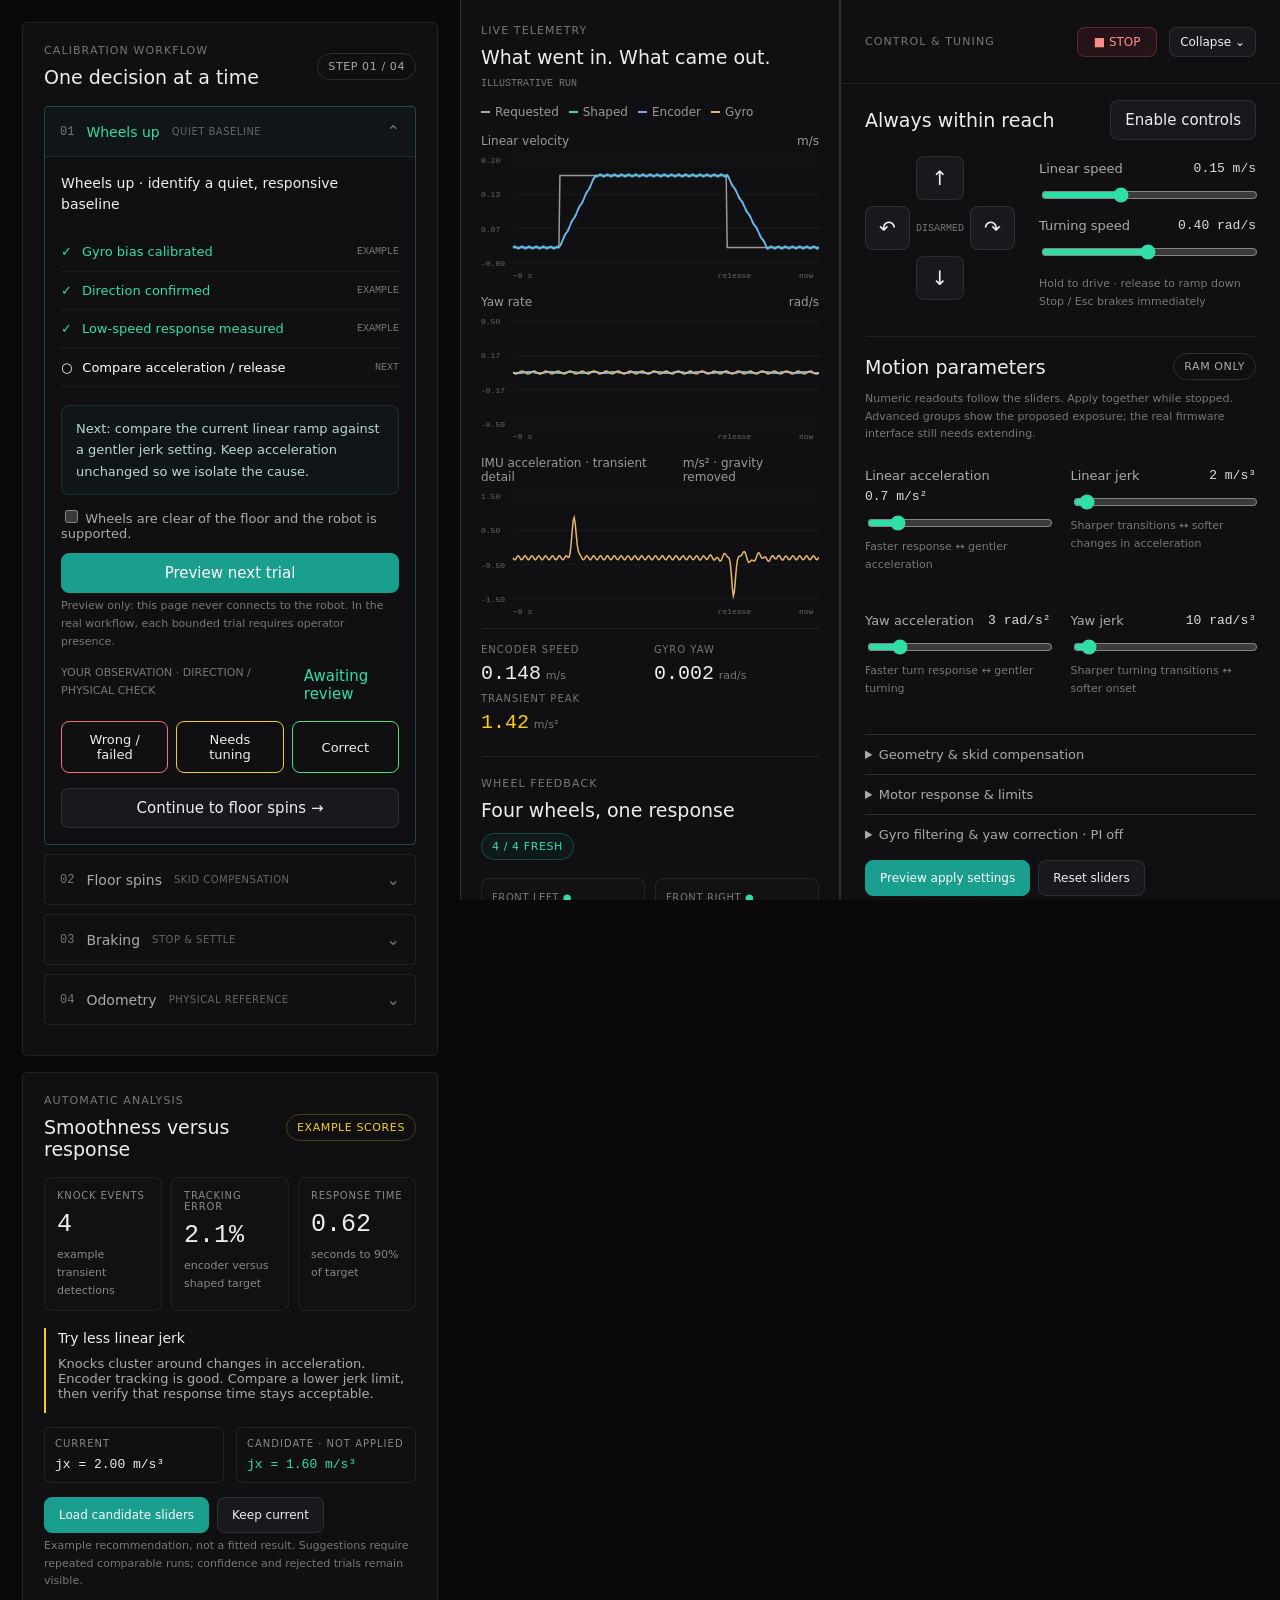
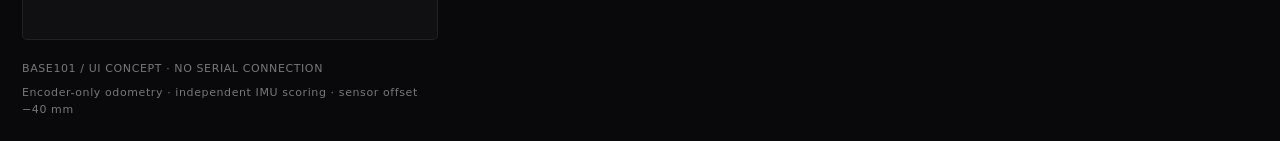
<file: tools/calibration/concept.html>
<!doctype html>
<html lang="en"><head><meta charset="utf-8"><meta name="viewport" content="width=device-width,initial-scale=1"><title>Base101 · Calibration concept</title><link rel="stylesheet" href="theme.css">
<style>
*{box-sizing:border-box}body{margin:0;background:#09090b;color:#eee;font:14px system-ui,sans-serif}button{cursor:pointer;font:inherit;color:inherit;background:#19191d;border:1px solid #ffffff18;border-radius:8px;padding:10px 14px}button:hover{border-color:#ffffff55}button:focus-visible,input:focus-visible,summary:focus-visible{outline:2px solid #30dea7;outline-offset:3px}.app{max-width:1480px;margin:auto;padding:0 30px 30px}header{height:84px;display:flex;align-items:center;justify-content:space-between;border-bottom:1px solid #ffffff13}.brand{display:flex;align-items:center;gap:12px;letter-spacing:2px;font-size:13px;font-weight:700}.logo{display:grid;place-items:center;width:36px;height:36px;border-radius:10px;background:#1a9e8e;font-size:22px;letter-spacing:-3px}.sub{font-size:9px;letter-spacing:1.5px;color:#777;margin-top:5px}.row{display:flex;align-items:center;justify-content:space-between;gap:12px}.badge{font-size:10px;border:1px solid #ffffff20;border-radius:40px;padding:6px 10px;color:#aaa;letter-spacing:1px;white-space:nowrap}.teal{color:#30dea7;border-color:#1a9e8e55;background:#1a9e8e10}.stop{color:#ff8b8b;border-color:#ef444455;background:#ef444418;font-weight:700;min-width:130px}.intro{margin:25px 0 22px}.eyebrow{font-size:9px;letter-spacing:1.7px;color:#777;margin:0 0 9px}h1{font-size:28px;letter-spacing:-.9px;font-weight:500;margin:0 0 9px}h2{font-size:17px;font-weight:500;margin:0}h3{font-size:12px;font-weight:500;margin:0}.muted{color:#949498;font-size:12px;line-height:1.6}p{margin:10px 0}.layout{display:grid;grid-template-columns:minmax(0,1.1fr) minmax(0,1fr);gap:20px}.column{display:grid;gap:16px;align-content:start}.panel{padding:21px;background:#101013;border:1px solid #ffffff13;border-radius:12px}.primary{background:#1a9e8e;border-color:#1a9e8e;color:white}.control-body{display:grid;grid-template-columns:180px 1fr;gap:26px;margin-top:20px}.dpad{display:grid;grid-template-columns:repeat(3,1fr);grid-template-rows:48px 48px 48px;gap:6px}.dpad button{font-size:24px}.forward{grid-area:1/2}.back{grid-area:3/2}.left{grid-area:2/1}.right{grid-area:2/3}.idle{grid-area:2/2;display:grid;place-items:center;font:9px monospace;color:#777}label{display:block;font-size:11px;color:#aaa;margin:12px 0}label .row{margin-bottom:9px}output,.mono{font-family:monospace;color:#ddd}input[type=range]{width:100%;accent-color:#30dea7;cursor:pointer}input[type=checkbox]{accent-color:#30dea7}.control-foot{margin-top:12px;font-size:10px;color:#777}.legend{display:flex;gap:15px;font-size:9px;color:#777;margin:16px 0 5px}.legend span:before{content:'';display:inline-block;width:9px;height:2px;background:var(--c);margin:0 5px 3px 0}canvas{display:block;width:100%;height:104px}.plot-label{display:flex;justify-content:space-between;font-size:10px;color:#999;margin:15px 0 4px}.readouts{display:grid;grid-template-columns:repeat(3,1fr);gap:12px;border-top:1px solid #ffffff12;padding-top:15px;margin-top:12px}.readouts small{display:block;color:#777;font-size:8px;letter-spacing:1px;margin-bottom:7px}.readouts b{font:21px monospace;font-weight:400}.readouts em{font-size:9px;color:#777;font-style:normal}.wheels{display:grid;grid-template-columns:repeat(4,1fr);gap:9px;margin-top:18px}.wheel{border:1px solid #ffffff12;border-radius:8px;padding:13px 10px}.wheel .name{font-size:8px;letter-spacing:.6px;color:#888}.wheel b{display:block;font:20px monospace;margin-top:12px}.wheel small{font-size:8px;color:#777}.bar{height:3px;background:#ffffff10;margin-top:12px}.bar i{display:block;height:100%;width:62%;background:#30dea7}.step-accordion{margin-top:18px}.step-accordion details{border:1px solid #ffffff14;border-radius:8px;padding:0;margin:9px 0;overflow:hidden}.step-accordion details[open]{border-color:#1a9e8e70}.step-accordion summary{list-style:none;display:flex;align-items:center;gap:12px;padding:15px;color:#aaa}.step-accordion summary::-webkit-details-marker{display:none}.step-accordion summary:after{content:'⌄';margin-left:auto;color:#777;font-size:16px}.step-accordion details[open]>summary:after{content:'⌃'}.step-accordion details[open]>summary{color:#30dea7;background:#1a9e8e0a;border-bottom:1px solid #1a9e8e30}.step-accordion summary b{font:10px monospace;color:#777}.step-accordion summary small{font-size:8px;color:#666;letter-spacing:.5px}.step-content{padding:0 15px}.step-accordion details[open]>.step-content{padding:16px}.step-content h3{line-height:1.5}.checklist{margin:18px 0;padding:0;list-style:none}.checklist li{display:flex;gap:10px;align-items:center;padding:9px 0;border-bottom:1px solid #ffffff08;font-size:11px;color:#aaa}.checklist li span:last-child{margin-left:auto;font:9px monospace;color:#777}.checklist .done{color:#30dea7}.checklist .current{color:white}.test-prompt{padding:12px 14px;border-radius:8px;background:#1a9e8e0b;border:1px solid #1a9e8e35;color:#b7d8d1;font-size:11px;line-height:1.6}.full{width:100%}.review{display:flex;gap:8px;margin-top:12px}.review button{flex:1;font-size:11px;font-weight:600;background:transparent;color:#eee}.red{--review-color:#f87171;border-color:var(--review-color)}.yellow{--review-color:#facc15;border-color:var(--review-color)}.green{--review-color:#4ade80;border-color:var(--review-color)}.review button:hover{border-color:var(--review-color);background:#ffffff04}.review button[aria-pressed=true]{outline:1px solid var(--review-color);outline-offset:3px}.scores{display:grid;grid-template-columns:repeat(3,1fr);gap:9px;margin:17px 0}.score{background:#ffffff02;border:1px solid #ffffff10;border-radius:8px;padding:12px}.score small{display:block;font-size:8px;letter-spacing:.8px;color:#888}.score b{display:block;font:22px monospace;margin:9px 0 5px}.score span{font-size:9px;color:#888}.amber{color:#facc15}.recommendation{border-left:2px solid #facc15;padding:2px 0 2px 12px;margin-top:16px}.recommendation p{font-size:11px;color:#aaa}.comparison{display:grid;grid-template-columns:1fr 1fr;gap:12px;font:11px monospace;margin:14px 0}.comparison>div{border:1px solid #ffffff15;border-radius:7px;padding:10px}.comparison small{display:block;font:8px system-ui;color:#888;letter-spacing:1px;margin-bottom:8px}.actions{display:flex;gap:8px;flex-wrap:wrap}.actions button{font-size:11px}.tuning-grid{display:grid;grid-template-columns:1fr 1fr;gap:0 20px}.help{font-size:9px;line-height:1.5;color:#777;margin:4px 0 10px}.wide{grid-column:1/-1}details{border-top:1px solid #ffffff12;margin-top:15px;padding-top:13px}summary{cursor:pointer;font-size:11px;color:#aaa}.advanced{padding-top:8px}.footer{display:flex;justify-content:space-between;margin-top:20px;font-size:9px;color:#777;letter-spacing:.6px}.preview-note{font-size:10px;color:#999}#feedback{min-height:18px;color:#30dea7;font-size:11px}#run-state{color:#30dea7}.disabled{opacity:.5} @media(max-width:900px){.layout{grid-template-columns:1fr}.app{padding:0 15px 20px}header .badge{display:none}.intro .badge{display:none}}@media(max-width:480px){.control-body{grid-template-columns:135px 1fr;gap:14px}.panel{padding:16px}.wheels{grid-template-columns:1fr 1fr}.scores{gap:5px}.score{padding:10px 7px}.tuning-grid{grid-template-columns:1fr}.wide{grid-column:auto}.readouts b{font-size:18px}.step-tabs button{font-size:9px}.footer{gap:10px}h1{font-size:24px}}

.wheel-feedback{margin-top:22px;border-top:1px solid #ffffff12;padding-top:20px}

.workspace{display:grid;grid-template-columns:320px minmax(0,1fr);gap:20px;align-items:start}
.bottom-dock{position:sticky;top:16px;align-self:start;max-height:calc(100vh - 32px);overflow-y:auto;background:#101013;border:1px solid #ffffff18;border-radius:12px;scrollbar-width:thin;scrollbar-color:#ffffff25 transparent}
.dock-header{position:sticky;top:0;z-index:2;display:flex;flex-wrap:wrap;align-items:center;justify-content:space-between;gap:10px;padding:14px 16px;background:#101013;border-bottom:1px solid #ffffff12}.dock-header>.row:first-child .help{display:none}.dock-header button{font-size:10px;padding:7px 10px}.dock-header .stop{min-width:80px}.dock-header .eyebrow{font-size:9px}.dock-body{padding:0 16px 16px}.dock-body .panel{border:0;border-radius:0;background:transparent;padding:16px 0}.dock-control{border-bottom:1px solid #ffffff13!important}.dock-control .control-body{grid-template-columns:100px 1fr;gap:16px;margin-top:16px}.dock-control .dpad{grid-template-rows:34px 34px 34px}.dock-control .dpad button{font-size:20px;padding:3px}.dock-body h2{font-size:15px}.dock-control .eyebrow,.dock-parameters .eyebrow{display:none}.dock-control .row{flex-wrap:wrap}.dock-control label{margin:5px 0 12px}.dock-parameters>.help{margin:10px 0;font-size:9px}.dock-parameters .tuning-grid,.dock-parameters .advanced.tuning-grid,.dock-parameters .advanced .tuning-grid{grid-template-columns:1fr;gap:0}.dock-parameters label .row{flex-wrap:wrap;gap:4px}.dock-parameters .help{font-size:9px}.dock-parameters details{margin-top:12px;padding-top:12px}.dock-tabs{display:none}.bottom-dock.collapsed .dock-body{display:none}
@media(max-width:1200px){.layout{grid-template-columns:1fr}.workspace{grid-template-columns:300px minmax(0,1fr)}}
@media(max-width:800px){.workspace{grid-template-columns:1fr}.bottom-dock{position:static;max-height:none}.dock-body{display:grid;grid-template-columns:1fr 1fr;gap:20px}.dock-control{border-bottom:0!important}.dock-parameters{border-left:1px solid #ffffff13!important;padding-left:20px!important}.dock-header{position:static}}
@media(max-width:480px){.dock-body{grid-template-columns:1fr;gap:0}.dock-control{border-bottom:1px solid #ffffff13!important}.dock-parameters{border-left:0!important;padding-left:0!important}.dock-control .control-body{grid-template-columns:130px 1fr}.dock-control .dpad{grid-template-rows:40px 40px 40px}}

:root{--sidebar-width:440px}
.app{max-width:none;margin:0;padding:24px 30px 30px;margin-right:var(--sidebar-width)}
.workspace{display:block}.layout{grid-template-columns:minmax(0,1.08fr) minmax(0,1fr)}
.bottom-dock{position:fixed;top:0;right:0;bottom:0;width:var(--sidebar-width);height:100dvh;max-height:none;border-radius:0;border:0;border-left:1px solid #ffffff20;z-index:20;overflow-y:auto}
.dock-header{padding:20px 24px;min-height:84px}.dock-body{padding:0 24px 24px}.dock-control .control-body{grid-template-columns:150px minmax(0,1fr);gap:24px}.dock-control .dpad{grid-template-rows:44px 44px 44px}.dock-parameters .tuning-grid{grid-template-columns:repeat(2,minmax(0,1fr));column-gap:20px}.dock-parameters .advanced.tuning-grid,.dock-parameters .advanced .tuning-grid{grid-template-columns:repeat(2,minmax(0,1fr));column-gap:20px}.dock-body h2{font-size:17px}.dock-control .control-foot{font-size:10px}.dock-parameters label{margin:15px 0}.bottom-dock.collapsed{width:var(--sidebar-width)}
@media(min-width:1600px){:root{--sidebar-width:480px}}
@media(max-width:1250px) and (min-width:901px){:root{--sidebar-width:400px}.layout{grid-template-columns:1fr}.app{padding-left:22px;padding-right:22px}.dock-control .control-body{grid-template-columns:130px minmax(0,1fr);gap:16px}}
@media(max-width:900px){.app{margin-right:0;padding:16px 15px 20px}.layout{grid-template-columns:1fr}.bottom-dock{position:static;width:100%;height:auto;border-left:0;border-top:1px solid #ffffff20}.bottom-dock.collapsed{width:100%}.dock-header{position:static}.dock-body{display:grid;grid-template-columns:1fr 1fr;gap:24px}.dock-control{border-bottom:0!important}.dock-parameters{border-left:1px solid #ffffff13!important;padding-left:24px!important}.dock-parameters .tuning-grid,.dock-parameters .advanced.tuning-grid,.dock-parameters .advanced .tuning-grid{grid-template-columns:1fr}.dock-control .control-body{grid-template-columns:120px minmax(0,1fr);gap:14px}}
@media(max-width:600px){.dock-body{grid-template-columns:1fr;gap:0}.dock-control{border-bottom:1px solid #ffffff13!important}.dock-parameters{border-left:0!important;padding-left:0!important}.dock-control .control-body{grid-template-columns:140px minmax(0,1fr);gap:20px}.dock-parameters .tuning-grid{grid-template-columns:repeat(2,minmax(0,1fr));gap:16px}}

:root{--telemetry-width:380px;--blade-bg:#101013;--sidebar-width:440px}
body{background:#09090b}.app{margin-left:0;margin-right:calc(var(--telemetry-width) + var(--sidebar-width));padding:22px}.layout{display:block}.panel{background:#101013;border-color:#ffffff13;border-radius:5px}
.telemetry-sidebar{position:fixed;left:auto;right:var(--sidebar-width);top:0;bottom:0;width:var(--telemetry-width);height:100dvh;overflow-y:auto;z-index:15;border:0;border-left:1px solid #ffffff22;border-right:1px solid #ffffff22;border-radius:0;background:var(--blade-bg);padding:24px 20px;scrollbar-width:thin;scrollbar-color:#ffffff30 transparent}
.bottom-dock{background:var(--blade-bg)}.dock-header{background:var(--blade-bg)}.telemetry-sidebar>.row:first-child{display:block}.telemetry-sidebar>.row:first-child>.mono{display:block;margin-top:10px}.telemetry-sidebar .legend{gap:12px;flex-wrap:wrap}.telemetry-sidebar canvas{height:128px}.telemetry-sidebar .readouts{gap:8px}.telemetry-sidebar .readouts b{font-size:18px}.telemetry-sidebar .wheels{grid-template-columns:repeat(2,minmax(0,1fr));gap:10px}.telemetry-sidebar .wheel{background:#ffffff03}.telemetry-sidebar .wheel-feedback>.row{flex-wrap:wrap}.telemetry-sidebar .eyebrow,.dock-header .eyebrow{color:#777}.telemetry-sidebar .plot-label,.telemetry-sidebar .legend{color:#999}.telemetry-sidebar .readouts small,.telemetry-sidebar .wheel .name,.telemetry-sidebar .wheel small,.telemetry-sidebar .help,.dock-body .help,.dock-body .control-foot{color:#777}.dock-body label{color:#aaa}.dock-body details{border-color:#ffffff20}.dock-body summary{color:#aaa}.dock-body .panel{background:transparent}.workflow .step-accordion details{border-radius:4px}.footer{line-height:1.6;flex-wrap:wrap;gap:6px}
@media(min-width:1700px){:root{--telemetry-width:420px;--sidebar-width:480px}}
@media(max-width:1250px) and (min-width:1101px){:root{--telemetry-width:320px;--sidebar-width:400px}.app{padding:16px}.telemetry-sidebar{padding:22px 16px}.review{flex-wrap:wrap}.review button{min-width:100px}}
@media(max-width:1100px){.telemetry-sidebar{position:static;width:auto;height:auto;margin:16px 22px;border:1px solid #ffffff20;border-radius:5px}.app{margin-left:0;margin-right:var(--sidebar-width)}.telemetry-sidebar{margin-right:calc(var(--sidebar-width) + 22px)}.telemetry-sidebar .wheels{grid-template-columns:repeat(4,minmax(0,1fr))}}
@media(max-width:900px){.app{margin:0;padding:16px 15px}.telemetry-sidebar{margin:16px 15px;position:static;width:auto}.bottom-dock{background:var(--blade-bg)}.telemetry-sidebar .wheels{grid-template-columns:repeat(2,minmax(0,1fr))}}

/* Larger labels and lighter weights for long calibration sessions. */
body{font-size:15px;font-weight:400}
h2,.dock-body h2{font-size:19px;font-weight:400}h3{font-size:14px;font-weight:400}
.eyebrow,.dock-header .eyebrow{font-size:11px;letter-spacing:1.1px}
label{font-size:13px}.help,.dock-body .help,.dock-parameters>.help,.dock-parameters .help,.control-foot,.dock-body .control-foot{font-size:11px;line-height:1.6}
.badge{font-size:11px;letter-spacing:.6px}.legend,.telemetry-sidebar .legend,.plot-label,.telemetry-sidebar .plot-label{font-size:12px}
.readouts small,.wheel .name{font-size:10px}.readouts em,.wheel small{font-size:11px}.telemetry-sidebar .readouts b{font-size:20px;font-weight:400}
.step-accordion summary{font-size:14px}.step-accordion summary b{font-size:12px;font-weight:400}.step-accordion summary small{font-size:10px}
.checklist li{font-size:13px;line-height:1.5}.checklist li span:last-child{font-size:10px}.test-prompt{font-size:13px;line-height:1.65}
.review button{font-size:13px;font-weight:400}.stop{font-weight:500}.score small{font-size:10px}.score span{font-size:11px}.score b{font-size:25px;font-weight:400}
.recommendation p{font-size:13px}.comparison{font-size:13px}.comparison small{font-size:10px}.actions button,.dock-header button{font-size:12px}
summary{font-size:13px}.idle{font-size:10px}.footer{font-size:11px}#feedback{font-size:13px}
.dock-parameters label .row{row-gap:6px}.telemetry-sidebar .readouts{grid-template-columns:repeat(2,minmax(0,1fr))}.telemetry-sidebar .legend{gap:10px}
@media(max-width:600px){.review{flex-wrap:wrap}.review button{min-width:100px}.step-accordion summary{flex-wrap:wrap;gap:8px}.step-accordion summary small{font-size:10px}.scores{grid-template-columns:1fr}.comparison{grid-template-columns:1fr}}
</style></head><body><div class="app">
<div class="workspace"><div class="layout">




<main class="column workflow">
<section class="panel"><div class="row"><div><p class="eyebrow">CALIBRATION WORKFLOW</p><h2>One decision at a time</h2></div><span class="badge">STEP <span id="step-number">01</span> / 04</span></div><div class="step-accordion" aria-label="Calibration steps"><details data-step="0" open><summary><b>01</b><span>Wheels up</span><small>QUIET BASELINE</small></summary><div class="step-content"></div></details><details data-step="1"><summary><b>02</b><span>Floor spins</span><small>SKID COMPENSATION</small></summary><div class="step-content"></div></details><details data-step="2"><summary><b>03</b><span>Braking</span><small>STOP & SETTLE</small></summary><div class="step-content"></div></details><details data-step="3"><summary><b>04</b><span>Odometry</span><small>PHYSICAL REFERENCE</small></summary><div class="step-content"></div></details></div><div id="step-body"><h3 id="step-title">Wheels up · identify a quiet, responsive baseline</h3><ul class="checklist" id="checklist"></ul><div class="test-prompt" id="prompt">Next: compare the current linear ramp against a gentler jerk setting. Keep acceleration unchanged so we isolate the cause.</div><label><input type="checkbox" id="confirm"> <span id="confirm-text">Wheels are clear of the floor and the robot is supported.</span></label><button class="primary full" id="trial">Preview next trial</button><p class="help">Preview only: this page never connects to the robot. In the real workflow, each bounded trial requires operator presence.</p><div class="row"><span class="help">YOUR OBSERVATION · DIRECTION / PHYSICAL CHECK</span><span id="run-state">Awaiting review</span></div><div class="review"><button class="red" data-review="failed" aria-pressed="false">Wrong / failed</button><button class="yellow" data-review="tune" aria-pressed="false">Needs tuning</button><button class="green" data-review="good" aria-pressed="false">Correct</button></div><button id="next-step" class="full" style="margin-top:15px">Continue to floor spins →</button></div></section>
<section class="panel"><div class="row"><div><p class="eyebrow">AUTOMATIC ANALYSIS</p><h2 id="analysis-title">Smoothness versus response</h2></div><span class="badge" style="color:#facc15;border-color:#facc1540">EXAMPLE SCORES</span></div><div class="scores" id="scores"></div><div class="recommendation"><h3 id="recommend-title">Try less linear jerk</h3><p id="recommend-text">Knocks cluster around changes in acceleration. Encoder tracking is good. Compare a lower jerk limit, then verify that response time stays acceptable.</p></div><div class="comparison"><div><small>CURRENT</small><span id="current-setting">jx = 2.00 m/s³</span></div><div><small>CANDIDATE · NOT APPLIED</small><span id="candidate-setting" style="color:#30dea7">jx = 1.60 m/s³</span></div></div><div class="actions"><button class="primary" id="candidate">Load candidate sliders</button><button id="keep">Keep current</button></div><p class="help">Example recommendation, not a fitted result. Suggestions require repeated comparable runs; confidence and rejected trials remain visible.</p><div id="feedback" role="status"></div></section>

</main></div></div><div class="footer"><span>BASE101 / UI CONCEPT · NO SERIAL CONNECTION</span><span>Encoder-only odometry · independent IMU scoring · sensor offset −40 mm</span></div></div><div id="bottom-dock" class="bottom-dock" data-view="control"><div class="dock-header"><div class="row"><span class="eyebrow" style="margin:0">CONTROL & TUNING</span><span class="help" style="margin:0">PREVIEW · NO ROBOT CONNECTION</span></div><div class="row"><div class="dock-tabs"><button data-dock-view="control" aria-pressed="true">Control</button><button data-dock-view="parameters" aria-pressed="false">Parameters</button></div><button id="dock-stop" class="stop">■ STOP</button><button id="dock-toggle" aria-expanded="true" aria-controls="dock-body">Collapse ⌄</button></div></div><div id="dock-body" class="dock-body"><section class="panel dock-control"><div class="row"><div><p class="eyebrow">MANUAL CONTROL</p><h2>Always within reach</h2></div><button id="enable">Enable controls</button></div><div class="control-body"><div class="dpad"><button class="forward" aria-label="Forward">↑</button><button class="left" aria-label="Left">↶</button><div class="idle" id="manual-state">DISARMED</div><button class="right" aria-label="Right">↷</button><button class="back" aria-label="Backward">↓</button></div><div><label><div class="row">Linear speed <output>0.15 m/s</output></div><input type="range" min=".01" max=".4" step=".01" value=".15" data-unit=" m/s" aria-label="Linear speed"></label><label><div class="row">Turning speed <output>0.40 rad/s</output></div><input type="range" min=".01" max=".8" step=".01" value=".4" data-unit=" rad/s" aria-label="Turning speed"></label><p class="control-foot">Hold to drive · release to ramp down<br>Stop / Esc brakes immediately</p></div></div></section><section class="panel dock-parameters"><div class="row"><div><p class="eyebrow">PARAMETERS</p><h2>Motion parameters</h2></div><span class="badge">RAM ONLY</span></div><p class="help">Numeric readouts follow the sliders. Apply together while stopped. Advanced groups show the proposed exposure; the real firmware interface still needs extending.</p><div class="tuning-grid" id="basic"></div><details><summary>Geometry & skid compensation</summary><div class="advanced tuning-grid" id="geometry"></div></details><details><summary>Motor response & limits</summary><div class="advanced tuning-grid" id="motor"></div></details><details><summary>Gyro filtering & yaw correction · PI off</summary><div class="advanced"><label><input type="checkbox" id="pi"> Enable yaw PI correction</label><p class="help">Keep disabled while identifying skid compensation. Tune feedback only after the open-loop baseline is validated.</p><div class="tuning-grid" id="gyro"></div></div></details><div class="actions" style="margin-top:18px"><button class="primary" id="apply">Preview apply settings</button><button id="reset">Reset sliders</button></div><p class="help">Watchdogs remain fixed. Shaping applies to normal release; emergency Stop bypasses the ramps.</p></section></div></div><section id="telemetry-sidebar" class="panel telemetry-sidebar"><div class="row"><div><p class="eyebrow">LIVE TELEMETRY</p><h2>What went in. What came out.</h2></div><span class="mono" style="font-size:10px;color:#777">ILLUSTRATIVE RUN</span></div><div class="legend"><span style="--c:#aaa">Requested</span><span style="--c:#30dea7">Shaped</span><span style="--c:#75a9fa">Encoder</span><span style="--c:#e8b66a">Gyro</span></div><div class="plot-label"><span>Linear velocity</span><span>m/s</span></div><canvas id="linear"></canvas><div class="plot-label"><span>Yaw rate</span><span>rad/s</span></div><canvas id="yaw"></canvas><div class="plot-label"><span>IMU acceleration · transient detail</span><span>m/s² · gravity removed</span></div><canvas id="accel"></canvas><div class="readouts"><div><small>ENCODER SPEED</small><b>0.148</b> <em>m/s</em></div><div><small>GYRO YAW</small><b>0.002</b> <em>rad/s</em></div><div><small>TRANSIENT PEAK</small><b class="amber">1.42</b> <em>m/s²</em></div></div><div class="wheel-feedback"><div class="row"><div><p class="eyebrow">WHEEL FEEDBACK</p><h2>Four wheels, one response</h2></div><span class="badge teal">4 / 4 FRESH</span></div><div class="wheels" id="wheels"></div><p class="help" style="margin-top:14px">Physical forward is positive. The server compares individual wheels to catch stalls and response differences.</p></div></section>
<script>
const $=id=>document.getElementById(id);
const params={basic:[['ax','Linear acceleration',.7,.01,5,.01,'m/s²','Faster response ↔ gentler acceleration'],['jx','Linear jerk',2,.01,50,.01,'m/s³','Sharper transitions ↔ softer changes in acceleration'],['aw','Yaw acceleration',3,.01,20,.01,'rad/s²','Faster turn response ↔ gentler turning'],['jw','Yaw jerk',10,.01,200,.01,'rad/s³','Sharper turning transitions ↔ softer onset']],geometry:[['k_icr','Skid coefficient',1.5,1,5,.01,'ratio','Fit encoder yaw / measured gyro yaw on the floor'],['radius','Wheel radius',.0363,.02,.1,.0001,'m','Physical geometry used by encoder odometry'],['separation','Wheel separation',.2899,.15,.5,.0001,'m','Wheel-center to wheel-center distance']],motor:[['ramp','Hardware ramp',1,1,255,1,'raw','Motor acceleration byte; software shaping remains primary'],['rpm_max','Wheel speed cap',200,20,200,1,'RPM','Limits wheel allocation'],['vx_max','Linear speed cap',.4,.05,.4,.01,'m/s','Within the calibration firmware hard ceiling'],['wz_max','Yaw speed cap',.8,.1,.8,.01,'rad/s','Within the calibration firmware hard ceiling']],gyro:[['lpf','Gyro low-pass',20,1,80,1,'Hz','Less noise ↔ less filtering delay'],['kp','Yaw proportional gain',.5,0,2,.01,'gain','Proportional correction of yaw-rate error'],['ki','Yaw integral gain',.3,0,2,.01,'gain','Persistent yaw-rate error correction'],['correction_max','Yaw correction cap',.5,0,1,.01,'rad/s','Limits additional yaw command'],['deadband','Yaw error deadband',.005,0,.05,.001,'rad/s','Ignores small errors around zero'],['correction_accel','Correction acceleration',.25,.01,2,.01,'rad/s²','Shapes the feedback correction separately'],['correction_jerk','Correction jerk',1,.01,20,.01,'rad/s³','Softens feedback correction transitions']]};
for(const [group,rows] of Object.entries(params)) $(group).innerHTML=rows.map(([id,name,v,min,max,step,unit,help])=>`<label><div class="row">${name}<output id="value-${id}">${v} ${unit}</output></div><input id="param-${id}" type="range" min="${min}" max="${max}" step="${step}" value="${v}" data-unit=" ${unit}" aria-label="${name}"><p class="help">${help}</p></label>`).join('');
function update(input){input.closest('label').querySelector('output').textContent=Number(input.value).toFixed(Number(input.step)<.001?4:Number(input.step)<.01?3:Number(input.step)<1?2:0)+input.dataset.unit;}
document.querySelectorAll('input[type=range]').forEach(input=>input.addEventListener('input',()=>update(input)));
$('wheels').innerHTML=['FRONT LEFT','FRONT RIGHT','BACK LEFT','BACK RIGHT'].map((name,i)=>`<div class="wheel"><div class="name">${name} <span style="color:#30dea7">●</span></div><b>${[39.1,38.8,39.0,38.9][i]}</b><small>RPM · SENT 39.5</small><div class="bar"><i></i></div></div>`).join('');
const steps=[{title:'Wheels up · identify a quiet, responsive baseline',list:['Gyro bias calibrated','Direction confirmed','Low-speed response measured','Compare acceleration / release'],prompt:'Next: compare the current linear ramp against a gentler jerk setting. Keep acceleration unchanged so we isolate the cause.',confirm:'Wheels are clear of the floor and the robot is supported.',scores:[['KNOCK EVENTS','4','example transient detections'],['TRACKING ERROR','2.1%','encoder versus shaped target'],['RESPONSE TIME','0.62','seconds to 90% of target']],analysis:'Smoothness versus response',recommend:'Try less linear jerk',text:'Knocks cluster around changes in acceleration. Encoder tracking is good. Compare a lower jerk limit, then verify that response time stays acceptable.',current:'jx = 2.00 m/s³',candidate:'jx = 1.60 m/s³'},
{title:'Floor spins · fit skid compensation',list:['Three speeds × two directions × two repeats','Match encoder and gyro measurement windows','Reject stale data and inconsistent trials','Compare repeatability before accepting'],prompt:'Run 07 / 12 · clockwise at 0.40 rad/s. Compare actual encoder yaw with bias-corrected gyro yaw. Requested yaw is not the measurement.',confirm:'Robot is on the floor with clearance to rotate.',scores:[['VALID TRIALS','6 / 12','three speeds · both directions'],['FITTED k_icr','1.48','encoder yaw / gyro yaw'],['RUN SPREAD','3.2%','example repeatability']],analysis:'Skid estimate & consistency',recommend:'Collect the remaining trials',text:'The first six trials agree reasonably well. Complete both repeats at every speed before accepting a coefficient; show direction and speed dependence.',current:'k_icr = 1.50',candidate:'k_icr ≈ 1.48 · provisional'},
{title:'Braking · measure the stop, not just the command',list:['Confirm physical forward / reverse','Repeat normal release at matched speeds','Measure encoder stopping time and distance','Score IMU knocks and rebound'],prompt:'Next: normal release from 0.15 m/s. Measure stop distance, settling and transient peaks. Emergency braking is a separate test.',confirm:'Robot is on the floor with a clear stopping path.',scores:[['STOP DISTANCE','4.8','cm · encoder measurement'],['STOP TIME','0.54','seconds from release'],['TRANSIENT PEAK','1.42','m/s² · example']],analysis:'Stopping behavior & knocks',recommend:'Compare a gentler release',text:'Use matched initial speeds and repeated runs. Account for rotational acceleration at the IMU, 40 mm behind center, before classifying a knock.',current:'ax = 0.70 · jx = 2.00',candidate:'ax = 0.70 · jx = 1.60'},
{title:'Odometry · verify against a physical reference',list:['Enter the measured reference distance','Compare forward / reverse travel','Verify in-place rotation against gyro','Separate geometry error from skid'],prompt:'Next: straight-line distance check. Encoders measure motion; you supply the real traveled distance. The IMU alone cannot establish wheel radius accurately.',confirm:'Reference distance is marked and the route is clear.',scores:[['REFERENCE','1.000','m · operator measurement'],['ENCODER DISTANCE','0.978','m · example result'],['SCALE ERROR','−2.2%','example linear error']],analysis:'Geometry & independent reference',recommend:'Verify the distance measurement',text:'Repeat both directions before proposing a wheel-radius adjustment. Preserve physical separation and encoder-only odometry; fit skid compensation independently.',current:'radius = 36.30 mm',candidate:'radius ≈ 37.12 mm · provisional'}];
let step=0;
function showStep(i){step=i;const s=steps[i];$('step-number').textContent=String(i+1).padStart(2,'0');$('step-title').textContent=s.title;$('prompt').textContent=s.prompt;$('confirm-text').textContent=s.confirm;$('confirm').checked=false;$('checklist').innerHTML=s.list.map((text,n)=>`<li class="${n<3?'done':'current'}"><span>${n<3?'✓':'○'}</span>${text}<span>${n<3?'EXAMPLE':'NEXT'}</span></li>`).join('');$('scores').innerHTML=s.scores.map(([name,value,desc])=>`<div class="score"><small>${name}</small><b>${value}</b><span>${desc}</span></div>`).join('');for(const [id,key] of [['analysis-title','analysis'],['recommend-title','recommend'],['recommend-text','text'],['current-setting','current'],['candidate-setting','candidate']])$(id).textContent=s[key];document.querySelectorAll('[data-step]').forEach(group=>{group.open=Number(group.dataset.step)===i;});document.querySelector(`[data-step="${i}"] .step-content`).append($('step-body'));$('next-step').hidden=i===3;$('next-step').textContent=['Continue to floor spins →','Continue to braking →','Continue to odometry →',''][i];$('feedback').textContent='';$('run-state').textContent='Awaiting review';document.querySelectorAll('[data-review]').forEach(b=>b.setAttribute('aria-pressed','false'));}
document.querySelectorAll('[data-step]').forEach(group=>group.addEventListener('toggle',()=>{if(group.open && Number(group.dataset.step)!==step)showStep(Number(group.dataset.step));}));$('next-step').onclick=()=>{if(step<3)showStep(step+1);};
document.querySelectorAll('[data-review]').forEach(b=>b.onclick=()=>{document.querySelectorAll('[data-review]').forEach(other=>other.setAttribute('aria-pressed',String(other===b)));$('run-state').textContent={failed:'Check direction / setup',tune:'Compare another candidate',good:'Physical check confirmed'}[b.dataset.review];if(b.dataset.review==='tune')$('feedback').textContent='Use the sliders below, or load the proposed candidate for comparison.';});
$('trial').onclick=()=>{$('run-state').textContent=$('confirm').checked?'Example trial ready · no motion issued':'Confirm the setup first';};
$('candidate').onclick=()=>{openDock('parameters');if(step===0||step===2){$('param-jx').value=1.6;update($('param-jx'));}else if(step===1){$('param-k_icr').value=1.48;update($('param-k_icr'));}else{$('param-radius').value=.0371;update($('param-radius'));}$('feedback').textContent='Candidate loaded in sliders. No settings sent to the robot.';};
$('keep').onclick=()=>{$('feedback').textContent='Current example settings retained.';};$('apply').onclick=()=>{$('feedback').textContent='Preview only: settings were not sent to the robot.';};$('reset').onclick=()=>{Object.values(params).flat().forEach(([id,,v])=>{$('param-'+id).value=v;update($('param-'+id));});$('pi').checked=false;};
function dockView(view){$('bottom-dock').dataset.view=view;document.querySelectorAll('[data-dock-view]').forEach(b=>b.setAttribute('aria-pressed',String(b.dataset.dockView===view)));}
function openDock(view){$('bottom-dock').classList.remove('collapsed');$('dock-toggle').textContent='Collapse ⌄';$('dock-toggle').setAttribute('aria-expanded','true');dockView(view);}
document.querySelectorAll('[data-dock-view]').forEach(b=>b.onclick=()=>dockView(b.dataset.dockView));
$('dock-toggle').onclick=()=>{const collapsed=$('bottom-dock').classList.toggle('collapsed');$('dock-toggle').setAttribute('aria-expanded',String(!collapsed));$('dock-toggle').textContent=collapsed?'Expand ⌃':'Collapse ⌄';};

$('enable').onclick=()=>{$('manual-state').textContent=$('manual-state').textContent==='DISARMED'?'PREVIEW':'DISARMED';};function stop(){$('manual-state').textContent='DISARMED';$('run-state').textContent='Preview stopped';}$('dock-stop').onclick=stop;window.addEventListener('keydown',e=>{if(e.key==='Escape')stop();});

function plot(id,type){const canvas=$(id),r=canvas.getBoundingClientRect(),d=window.devicePixelRatio||1;canvas.width=r.width*d;canvas.height=r.height*d;const c=canvas.getContext('2d');c.scale(d,d);const w=r.width,h=r.height,L=32,B=h-17;c.font='8px monospace';for(let i=0;i<4;i++){let y=8+i*(B-8)/3;c.strokeStyle='#ffffff0a';c.beginPath();c.moveTo(L,y);c.lineTo(w,y);c.stroke();c.fillStyle='#666';c.fillText((type==='accel'?1.5-i: type==='linear'?.2-i*.067:.5-i*.333).toFixed(2),0,y+3);}let series=type==='linear'?['#999','#30dea7','#75a9fa']:type==='yaw'?['#999','#30dea7','#75a9fa','#e8b66a']:['#e8b66a'];series.forEach((color,k)=>{c.strokeStyle=color;c.lineWidth=1.5;c.beginPath();for(let i=0;i<=300;i++){let t=i/300,x=L+t*(w-L),v;if(type==='linear'){let on=t>.15&&t<.7;let shape=Math.max(0,Math.min(1,(t-.15)/.12,(.83-t)/.13));v=k===0?(on?.7:0):.7*shape+(k===2?.014*Math.sin(t*270):0);v=.85-v;}else if(type==='yaw')v=.50+(k===3?.014*Math.sin(t*160):.005*Math.sin(t*90));else v=.6-.38*Math.exp(-Math.pow((t-.2)/.01,2))+.32*Math.exp(-Math.pow((t-.72)/.008,2))+.02*Math.sin(t*280)+.05*Math.sin(t*115)*Math.exp(-Math.pow((t-.75)/.08,2));let y=8+v*(B-8);if(!i)c.moveTo(x,y);else c.lineTo(x,y);}c.stroke();});c.fillStyle='#666';c.fillText('−8 s',L,h-2);c.fillText('release',w*.7,h-2);c.fillText('now',w-20,h-2);}
function plots(){plot('linear','linear');plot('yaw','yaw');plot('accel','accel');}showStep(0);plots();window.addEventListener('resize',plots);
</script></body></html>
</file>
<file: tools/calibration/theme.css>
/* Robocore Design System — shared tokens + primitives for the configurator.
   Imported from the claude.ai/design project "Robocore Design System"
   (tokens/colors.css · typography.css · spacing.css). Dark-first, single teal
   accent, Space Grotesk labels, JetBrains Mono readouts.

   Linked by both configurator pages (index.html — build; calibrate.html —
   calibration). Page-specific component CSS stays in each page's <style>,
   which comes after this file and therefore wins on ties. */

:root {
  color-scheme: dark;

  /* base neutrals */
  --black: #000000;
  --surface: #09090b;
  --card: #0a0a0c;
  --charcoal-2: #111113;
  --white: #ffffff;

  /* brand teal + tints */
  --teal-500: #1a9e8e;
  --teal-400: #34d399;
  --teal-glow: #30dea7;
  --teal-tint-06: rgba(26,158,142,.06);
  --teal-tint-08: rgba(26,158,142,.08);
  --teal-tint-12: rgba(26,158,142,.12);
  --teal-tint-20: rgba(26,158,142,.2);

  /* semantic status */
  --amber-500: #f59e0b;
  --red-500: #ef4444;
  --green-500: #22c55e;

  /* borders + text */
  --border-hairline: rgba(255,255,255,.1);
  --border-subtle: rgba(255,255,255,.08);
  --border-faint: rgba(255,255,255,.06);
  --text-primary: var(--white);
  --text-secondary: rgba(255,255,255,.55);
  --text-tertiary: rgba(255,255,255,.45);
  --text-quaternary: rgba(255,255,255,.35);

  /* semantic surfaces */
  --bg-page: var(--black);
  --bg-surface: var(--surface);
  --bg-card: var(--card);
  --bg-card-2: var(--charcoal-2);
  --accent: var(--teal-500);
  --accent-hover: var(--teal-400);
  --accent-soft: var(--teal-tint-08);

  /* type */
  --font-display: "Tomorrow", -apple-system, BlinkMacSystemFont, "Segoe UI", sans-serif;
  --font-label: "Space Grotesk", -apple-system, BlinkMacSystemFont, "Segoe UI", sans-serif;
  --font-body: "Inter", -apple-system, BlinkMacSystemFont, "Segoe UI", sans-serif;
  --font-mono: "JetBrains Mono", ui-monospace, "SF Mono", Menlo, Consolas, monospace;

  /* radii + glow */
  --radius-xs: 8px;
  --radius-sm: 12px;
  --radius-md: 14px;
  --radius-pill: 9999px;
  --shadow-accent-glow: 0px 4px 24px 0px rgba(26,158,142,.2);

  /* legacy status aliases referenced by .warn / .bad */
  --warn: var(--amber-500);
  --error: var(--red-500);
}

/* ---- page nav shared by the configurator's two pages ---- */
.nav {
  display: flex;
  gap: 4px;
  padding: 3px;
  border: 1px solid var(--border-hairline);
  border-radius: var(--radius-pill);
  background: rgba(255,255,255,.03);
}
.nav a {
  font-family: var(--font-label);
  font-size: 10px;
  font-weight: 700;
  letter-spacing: 1.4px;
  text-transform: uppercase;
  text-decoration: none;
  color: var(--text-tertiary);
  padding: 5px 15px;
  border-radius: var(--radius-pill);
  transition: color .15s ease, background .15s ease;
}
.nav a:hover { color: var(--text-primary); background: rgba(255,255,255,.06); }
.nav a.active {
  color: #fff;
  background: var(--accent);
  box-shadow: var(--shadow-accent-glow);
}
</file>
